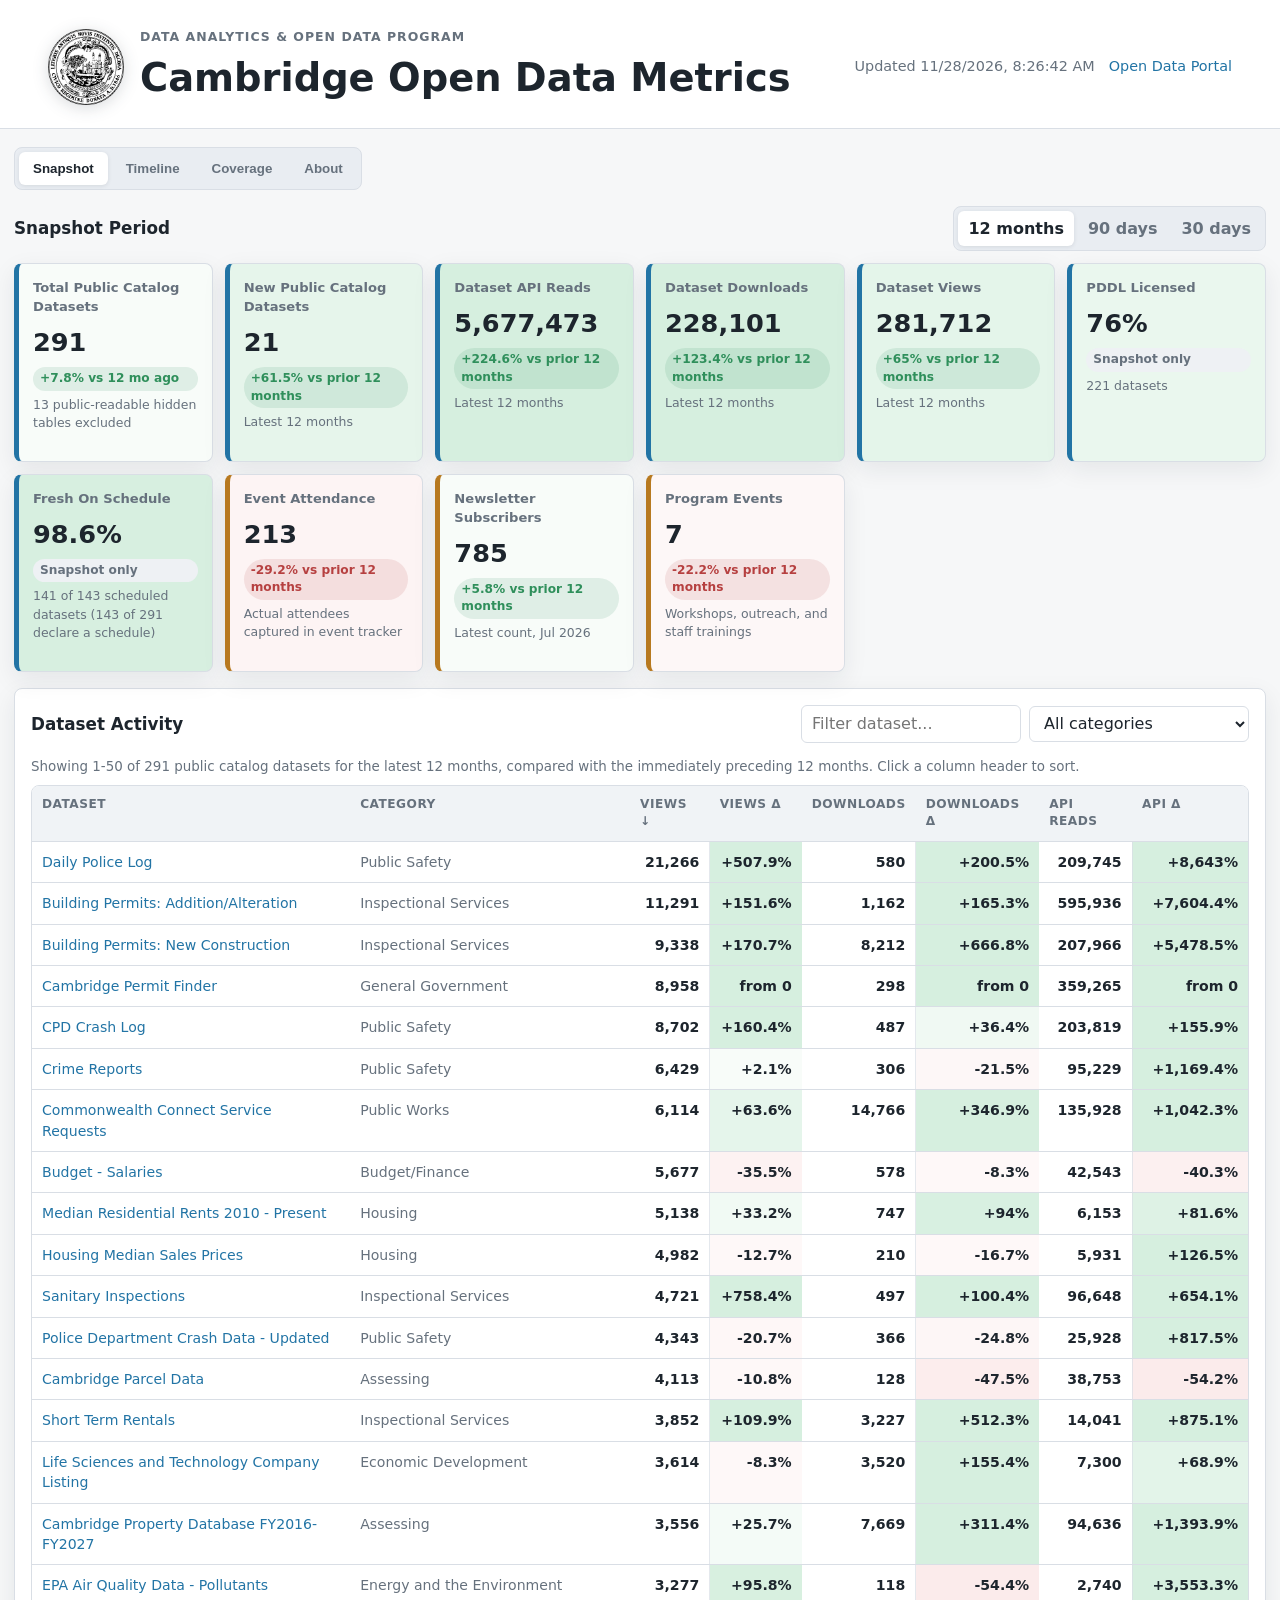
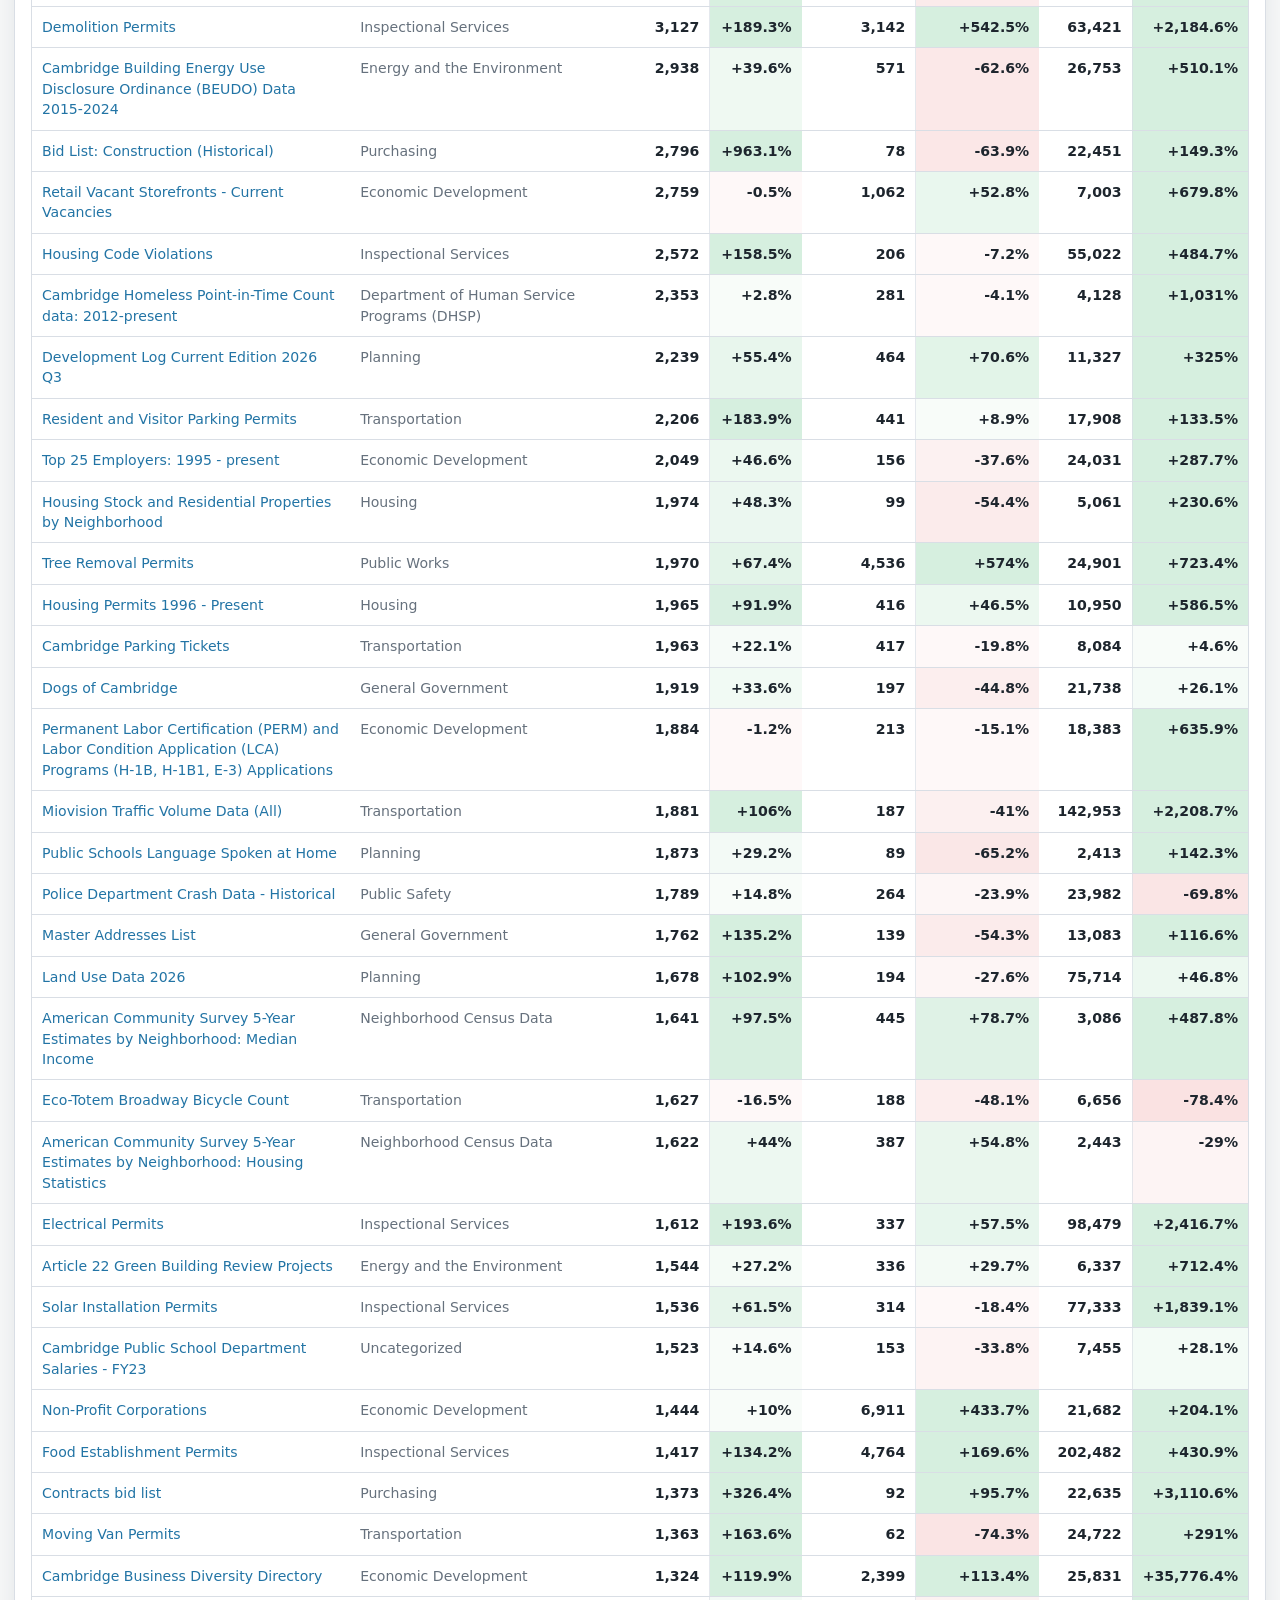
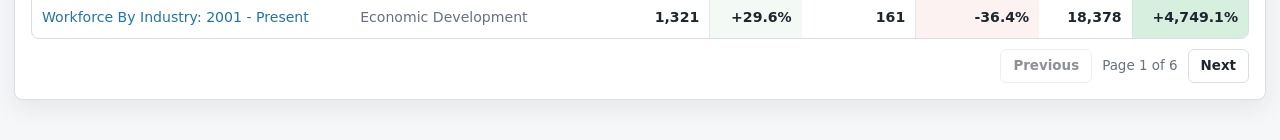
<file: index.html>
<!doctype html>
<html lang="en">
  <head>
    <meta charset="utf-8" />
    <meta name="robots" content="noindex, nofollow, noarchive" />
    <meta name="viewport" content="width=device-width, initial-scale=1" />
    <title>Cambridge Open Data Metrics</title>
    <link rel="stylesheet" href="styles.css" />
  </head>
  <body>
    <header class="app-header">
      <div class="header-brand">
        <img class="city-seal" src="assets/cambridge-seal.png" alt="City of Cambridge seal" width="232" height="231" />
        <div class="header-title">
          <p class="eyebrow">Data Analytics & Open Data Program</p>
          <h1>Cambridge Open Data Metrics</h1>
        </div>
      </div>
      <div class="header-meta">
        <span id="generatedAt">Loading...</span>
        <a href="https://data.cambridgema.gov" target="_blank" rel="noreferrer">Open Data Portal</a>
      </div>
    </header>

    <main>
      <nav class="tabs" aria-label="Dashboard sections">
        <button class="tab is-active" data-tab="snapshot">Snapshot</button>
        <button class="tab" data-tab="timeline">Timeline</button>
        <button class="tab" data-tab="coverage">Coverage</button>
        <button class="tab" data-tab="about">About</button>
      </nav>

      <section class="tab-panel is-active" id="snapshot">
        <div class="snapshot-controls">
          <h2>Snapshot Period</h2>
          <div class="segmented-control" id="snapshotWindowControl" aria-label="Snapshot activity period">
            <button class="segment is-active" type="button" data-days="365">12 months</button>
            <button class="segment" type="button" data-days="90">90 days</button>
            <button class="segment" type="button" data-days="30">30 days</button>
          </div>
        </div>
        <section class="kpi-grid" id="kpiGrid"></section>
        <section class="panel">
          <div class="panel-head">
            <h2>Dataset Activity</h2>
            <div class="controls snapshot-table-filters">
              <input id="snapshotDatasetFilter" type="search" list="snapshotDatasetOptions" placeholder="Filter dataset..." aria-label="Filter by dataset name" autocomplete="off" />
              <select id="snapshotCategoryFilter" aria-label="Filter by category">
                <option value="">All categories</option>
              </select>
            </div>
          </div>
          <datalist id="snapshotDatasetOptions"></datalist>
          <div class="filter-note" id="datasetActivityNote"></div>
          <div class="table-wrap">
            <table id="snapshotDatasetTable"></table>
          </div>
          <div class="pagination" id="snapshotDatasetPagination" aria-label="Dataset table pagination"></div>
        </section>
      </section>

      <section class="tab-panel" id="timeline">
        <section class="panel">
          <div class="panel-head">
            <h2>Explore Metrics</h2>
            <div class="controls">
              <select id="metricSelect"></select>
              <select id="periodSelect">
                <option value="month">Monthly</option>
                <option value="year">Yearly</option>
              </select>
              <select id="rangeSelect">
                <option value="36">36 months</option>
                <option value="12">12 months</option>
                <option value="60">60 months</option>
                <option value="all">All</option>
              </select>
              <label class="toggle-control">
                <input id="movingAverageToggle" type="checkbox" checked />
                <span>Moving average</span>
              </label>
            </div>
          </div>
          <div class="usage-filters" id="usageFilters">
            <input id="assetFilter" type="search" list="assetOptions" placeholder="Filter asset name..." aria-label="Asset name filter" autocomplete="off" />
            <input id="categoryFilter" type="search" list="categoryOptions" placeholder="Filter category..." aria-label="Category filter" autocomplete="off" />
            <input id="keywordFilter" type="search" list="keywordOptions" placeholder="Filter keyword..." aria-label="Keyword filter" autocomplete="off" />
            <button class="clear-button" id="clearUsageFilters" type="button">Clear filters</button>
          </div>
          <datalist id="assetOptions"></datalist>
          <datalist id="categoryOptions"></datalist>
          <datalist id="keywordOptions"></datalist>
          <div class="filter-note" id="usageFilterNote"></div>
          <div class="chart tall" id="metricChart"></div>
        </section>
      </section>

      <section class="tab-panel" id="coverage">
        <section class="layout two-col">
          <div class="panel coverage-wide">
            <div class="panel-head">
              <h2>Permit Types With Matching Open Data</h2>
              <div class="controls">
                <label class="toggle-control">
                  <input id="permitMissingOnlyToggle" type="checkbox" />
                  <span>Only permits without open data</span>
                </label>
              </div>
            </div>
            <div class="filter-note" id="permitCoverageNote"></div>
            <div class="permit-coverage" id="permitCoverage"></div>
          </div>
          <div class="panel">
            <div class="panel-head">
              <h2>Datasets By Category</h2>
            </div>
            <div class="bar-chart" id="categoryChart"></div>
          </div>
          <div class="panel">
            <div class="panel-head">
              <h2>Datasets By Keyword</h2>
            </div>
            <div class="bar-chart" id="keywordChart"></div>
          </div>
          <div class="panel coverage-wide">
            <div class="panel-head">
              <h2>Datasets By Estimated Update Frequency</h2>
            </div>
            <div class="filter-note" id="updateFrequencyNote"></div>
            <div class="bar-chart is-compact" id="updateFrequencyChart"></div>
          </div>
        </section>
      </section>

      <section class="tab-panel" id="about">
        <section class="layout about-layout">
          <div class="panel about-copy">
            <div class="panel-head">
              <h2>About This Dashboard</h2>
            </div>
            <p>
              This dashboard tracks selected measures for Cambridge's Open Data Program, aligning with the FY 2026-2028 strategic plan's focus on cultivating a sustainable data ecosystem. The plan frames open datasets as the "soil" that supports public transparency, City decision-making, community research, and responsible innovation.
            </p>
            <p>
              The Open Data Program is the City's central hub for sharing and using data to improve transparency, collaboration, and decision-making. This placeholder should eventually summarize the metric sources, refresh cadence, and how the dashboard will be used to monitor progress.
              <a href="https://www.cambridgema.gov/-/media/Files/informationtechnologydepartment/opendata/plans/cambridgeopendatastrategicplan2026%E2%80%932028.pdf" target="_blank" rel="noreferrer">Read the full Cambridge Open Data Strategic Plan 2026-2028.</a>
            </p>
          </div>
          <div class="panel">
            <div class="panel-head">
              <h2>Strategic Priorities and Metrics</h2>
            </div>
            <ol class="priority-list">
              <li class="priority-item">
                <strong>Cultivate a Sustainable Data Ecosystem</strong>
                <span>Tracks dataset inventory, dataset creation, usage, searches, licensing, automated refresh, freshness, categories, and keywords. Missing: pre-2020 usage history and fuller lifecycle or retirement measures.</span>
              </li>
              <li class="priority-item">
                <strong>Strengthen Data Governance and Protect Privacy</strong>
                <span>Tracks datasets with privacy or geomasking notes. Missing: privacy inquiries, published governance updates, and public attendance at Open Data Review Board meetings.</span>
              </li>
              <li class="priority-item">
                <strong>Engage Consistently with the Public</strong>
                <span>Tracks indirect engagement through referrer visits and referring domains, newsletter subscribers, workshops, targeted outreach, and attendance from manual trackers. Missing: newsletter issues and Big Issues talks.</span>
              </li>
              <li class="priority-item">
                <strong>Empower City Departments as a Connector and Enabler</strong>
                <span>Tracks internal portal accounts, logins, department metadata coverage, staff trainings, staff training attendance, and the share of OpenGov permit and license types that have a matching open dataset. Missing: CDAG meetings, CDAG attendance, and departments represented.</span>
              </li>
              <li class="priority-item">
                <strong>Encourage Responsible Innovation</strong>
                <span>Planned metrics cover emerging tool evaluations, documented pilots, and tools or methods adopted. These are not yet populated from portal data and need a program tracker or manual source.</span>
              </li>
              <li class="priority-item">
                <strong>Strengthen Partnerships in the Broader Data Ecosystem</strong>
                <span>Planned metrics cover academic collaborations, civic tech collaborations, regional or national convenings, shared outputs, and external references. These also need tracking outside the portal.</span>
              </li>
            </ol>
          </div>
        </section>
      </section>
    </main>

    <script src="dashboard.js"></script>
  </body>
</html>
</file>
<file: styles.css>
:root {
  --bg: #f6f7f8;
  --panel: #ffffff;
  --ink: #1d252d;
  --muted: #66717d;
  --line: #d9dee5;
  --blue: #2274a5;
  --green: #2f8f5b;
  --gold: #b7791f;
  --red: #b64040;
  --violet: #7156a5;
  --teal: #217c7e;
  --priority-1: var(--blue);
  --priority-2: var(--green);
  --priority-3: var(--gold);
  --priority-4: var(--violet);
  --priority-5: var(--teal);
  --priority-6: var(--red);
  --shadow: 0 8px 24px rgba(25, 37, 49, 0.08);
}

* {
  box-sizing: border-box;
}

body {
  margin: 0;
  background: var(--bg);
  color: var(--ink);
  font-family: Inter, ui-sans-serif, system-ui, -apple-system, BlinkMacSystemFont, "Segoe UI", sans-serif;
  line-height: 1.45;
}

a {
  color: var(--blue);
  text-decoration: none;
}

.app-header {
  display: flex;
  align-items: center;
  justify-content: space-between;
  gap: 24px;
  padding: 28px clamp(18px, 4vw, 48px) 22px;
  background: #ffffff;
  border-bottom: 1px solid var(--line);
}

.header-brand {
  display: flex;
  align-items: center;
  gap: 16px;
  min-width: 0;
}

.city-seal {
  width: clamp(52px, 7vw, 76px);
  height: auto;
  flex: 0 0 auto;
  filter: drop-shadow(0 3px 8px rgba(25, 37, 49, 0.16));
}

.header-title {
  min-width: 0;
}

.eyebrow {
  margin: 0 0 4px;
  color: var(--muted);
  font-size: 0.78rem;
  font-weight: 700;
  letter-spacing: 0.08em;
  text-transform: uppercase;
}

h1,
h2,
h3,
p {
  margin-top: 0;
}

h1 {
  margin-bottom: 0;
  font-size: clamp(1.7rem, 3vw, 2.6rem);
  letter-spacing: 0;
}

h2 {
  margin: 0;
  font-size: 1.05rem;
}

.header-meta {
  display: flex;
  align-items: center;
  gap: 14px;
  color: var(--muted);
  font-size: 0.9rem;
  white-space: nowrap;
}

main {
  width: min(1480px, calc(100vw - 28px));
  margin: 18px auto 40px;
}

.tabs {
  display: inline-flex;
  gap: 4px;
  padding: 4px;
  margin-bottom: 16px;
  background: #e9edf2;
  border: 1px solid var(--line);
  border-radius: 8px;
}

.tab {
  border: 0;
  border-radius: 6px;
  padding: 9px 14px;
  background: transparent;
  color: var(--muted);
  font-weight: 700;
  cursor: pointer;
}

.tab.is-active {
  background: #ffffff;
  color: var(--ink);
  box-shadow: 0 1px 4px rgba(25, 37, 49, 0.1);
}

.tab-panel {
  display: none;
}

.tab-panel.is-active {
  display: block;
}

.snapshot-controls {
  display: flex;
  align-items: center;
  justify-content: space-between;
  gap: 16px;
  margin-bottom: 12px;
}

.kpi-grid {
  display: grid;
  grid-template-columns: repeat(auto-fill, minmax(190px, 1fr));
  gap: 12px;
  margin-bottom: 16px;
}

.kpi {
  display: flex;
  flex-direction: column;
  aspect-ratio: 1 / 1;
  min-height: 136px;
  padding: 14px;
  background: var(--kpi-bg, var(--panel));
  border: 1px solid var(--line);
  border-left: 5px solid var(--kpi-accent, var(--blue));
  border-radius: 8px;
  box-shadow: var(--shadow);
}

.kpi .note {
  margin-top: auto;
}

.kpi-link {
  color: inherit;
  text-decoration: none;
  transition: border-color 120ms ease, box-shadow 120ms ease, transform 120ms ease;
}

.kpi-link:hover,
.kpi-link:focus-visible {
  border-color: rgba(34, 116, 165, 0.55);
  box-shadow: 0 10px 28px rgba(25, 37, 49, 0.14);
  transform: translateY(-1px);
}

.kpi-link:focus-visible {
  outline: 3px solid rgba(34, 116, 165, 0.28);
  outline-offset: 2px;
}

.kpi .label {
  color: var(--muted);
  font-size: 0.82rem;
  font-weight: 700;
}

.kpi .value {
  margin-top: 8px;
  font-size: clamp(1.5rem, 2vw, 2.1rem);
  font-weight: 800;
}

.kpi .change {
  display: inline-flex;
  align-items: center;
  margin-top: 6px;
  padding: 3px 7px;
  border-radius: 999px;
  background: #eef1f4;
  color: var(--muted);
  font-size: 0.76rem;
  font-weight: 800;
}

.kpi .change.is-positive {
  background: rgba(47, 143, 91, 0.12);
  color: var(--green);
}

.kpi .change.is-negative {
  background: rgba(182, 64, 64, 0.12);
  color: var(--red);
}

.kpi .change.is-neutral {
  background: #eef1f4;
  color: var(--muted);
}

.kpi .note {
  margin-top: 5px;
  color: var(--muted);
  font-size: 0.78rem;
}

.layout {
  display: grid;
  gap: 16px;
}

.two-col {
  grid-template-columns: minmax(0, 1.45fr) minmax(340px, 0.8fr);
}

.coverage-wide {
  grid-column: 1 / -1;
}

.panel {
  min-width: 0;
  margin-bottom: 16px;
  padding: 16px;
  background: var(--panel);
  border: 1px solid var(--line);
  border-radius: 8px;
  box-shadow: var(--shadow);
}

.panel-head {
  display: flex;
  align-items: center;
  justify-content: space-between;
  gap: 16px;
  margin-bottom: 14px;
}

.controls {
  display: flex;
  align-items: center;
  flex-wrap: wrap;
  gap: 8px;
  justify-content: flex-end;
}

.snapshot-table-filters input[type="search"],
.snapshot-table-filters select {
  width: auto;
  min-width: 150px;
  max-width: 220px;
}

.toggle-control {
  display: inline-flex;
  align-items: center;
  gap: 7px;
  min-height: 36px;
  padding: 6px 10px;
  border: 1px solid var(--line);
  border-radius: 6px;
  background: #ffffff;
  color: var(--ink);
  cursor: pointer;
  font-weight: 700;
  white-space: nowrap;
}

.toggle-control input {
  width: 16px;
  height: 16px;
  margin: 0;
  accent-color: var(--blue);
}

.segmented-control {
  display: inline-flex;
  gap: 4px;
  padding: 4px;
  background: #e9edf2;
  border: 1px solid var(--line);
  border-radius: 8px;
}

.segment {
  min-height: 32px;
  padding: 6px 10px;
  border: 0;
  border-radius: 6px;
  background: transparent;
  color: var(--muted);
  cursor: pointer;
  font: inherit;
  font-weight: 800;
}

.segment.is-active {
  background: #ffffff;
  color: var(--ink);
  box-shadow: 0 1px 4px rgba(25, 37, 49, 0.1);
}

select,
input[type="search"] {
  max-width: 360px;
  min-height: 36px;
  padding: 6px 28px 6px 10px;
  border: 1px solid var(--line);
  border-radius: 6px;
  background: #ffffff;
  color: var(--ink);
  font: inherit;
}

select option:disabled {
  color: var(--muted);
}

.usage-filters {
  display: grid;
  grid-template-columns: minmax(220px, 2fr) minmax(160px, 1fr) minmax(160px, 1fr) auto;
  gap: 8px;
  margin: -2px 0 10px;
}

.usage-filters select,
.usage-filters input {
  width: 100%;
  max-width: none;
}

.usage-filters.is-disabled {
  opacity: 0.55;
}

.clear-button {
  min-height: 36px;
  padding: 6px 12px;
  border: 1px solid var(--line);
  border-radius: 6px;
  background: #ffffff;
  color: var(--ink);
  cursor: pointer;
  font: inherit;
  font-weight: 700;
}

.clear-button:disabled,
.usage-filters select:disabled,
.usage-filters input:disabled {
  cursor: not-allowed;
}

.filter-note {
  min-height: 22px;
  margin-bottom: 6px;
  color: var(--muted);
  font-size: 0.84rem;
}

.chart,
.bar-chart {
  min-height: 310px;
  width: 100%;
}

.bar-chart.is-compact {
  min-height: 0;
}

.chart.tall {
  min-height: 420px;
}

.axis text,
.chart-label {
  fill: var(--muted);
  font-size: 12px;
}

.grid-line {
  stroke: #e5e9ee;
  stroke-width: 1;
}

.line-path {
  fill: none;
  stroke: var(--blue);
  stroke-width: 3;
}

.line-path-partial {
  fill: none;
  stroke: var(--blue);
  stroke-dasharray: 3 6;
  stroke-linecap: round;
  stroke-width: 3;
  opacity: 0.8;
}

.moving-average-path {
  fill: none;
  stroke: var(--gold);
  stroke-dasharray: 8 6;
  stroke-linecap: round;
  stroke-width: 3;
}

.point {
  fill: var(--blue);
}

.point-partial {
  fill: #ffffff;
  stroke: var(--blue);
  stroke-width: 2;
}

.moving-average-point {
  fill: var(--gold);
  opacity: 0.85;
}

.tooltip-target {
  cursor: crosshair;
  fill: transparent;
  outline: none;
  stroke: transparent;
}

.tooltip-target:focus {
  stroke: rgba(29, 37, 45, 0.35);
  stroke-width: 2;
}

.chart-tooltip {
  position: fixed;
  z-index: 50;
  min-width: 190px;
  max-width: min(300px, calc(100vw - 24px));
  padding: 10px 12px;
  pointer-events: none;
  background: rgba(29, 37, 45, 0.96);
  border: 1px solid rgba(255, 255, 255, 0.18);
  border-radius: 8px;
  box-shadow: 0 10px 28px rgba(25, 37, 49, 0.22);
  color: #ffffff;
  opacity: 0;
  transform: translateY(4px);
  transition: opacity 120ms ease, transform 120ms ease;
}

.chart-tooltip.is-visible {
  opacity: 1;
  transform: translateY(0);
}

.tooltip-kicker {
  color: rgba(255, 255, 255, 0.72);
  font-size: 0.76rem;
  font-weight: 700;
  letter-spacing: 0.04em;
  text-transform: uppercase;
}

.tooltip-title {
  margin-top: 3px;
  color: #ffffff;
  font-size: 0.9rem;
  font-weight: 800;
}

.tooltip-row {
  display: flex;
  align-items: baseline;
  justify-content: space-between;
  gap: 16px;
  margin-top: 8px;
  color: rgba(255, 255, 255, 0.82);
  font-size: 0.86rem;
}

.tooltip-row strong {
  color: #ffffff;
  font-variant-numeric: tabular-nums;
}

.tooltip-note {
  margin-top: 8px;
  padding-top: 8px;
  border-top: 1px solid rgba(255, 255, 255, 0.18);
  color: #ffd28a;
  font-size: 0.78rem;
  font-weight: 600;
}

.chart-note {
  margin: 8px 0 0;
  color: var(--muted);
  font-size: 0.82rem;
  font-style: italic;
}

.chart-legend text {
  fill: var(--muted);
  font-size: 12px;
}

.legend-line-actual {
  stroke: var(--blue);
  stroke-width: 3;
}

.legend-line-average {
  stroke: var(--gold);
  stroke-dasharray: 8 6;
  stroke-linecap: round;
  stroke-width: 3;
}

.bar-row {
  display: grid;
  grid-template-columns: minmax(130px, 230px) minmax(90px, 1fr) 56px;
  align-items: center;
  gap: 10px;
  min-height: 32px;
  margin: 4px 0;
  font-size: 0.9rem;
}

.bar-label {
  min-width: 0;
  overflow: hidden;
  color: var(--ink);
  text-overflow: ellipsis;
  white-space: nowrap;
}

.bar-track {
  height: 14px;
  overflow: hidden;
  background: #eef1f4;
  border-radius: 4px;
}

.bar-fill {
  height: 100%;
  background: var(--blue);
  border-radius: 4px;
}

.bar-value {
  color: var(--muted);
  font-variant-numeric: tabular-nums;
  text-align: right;
}

.permit-coverage {
  display: grid;
  gap: 10px;
}

.permit-legend {
  display: flex;
  flex-wrap: wrap;
  gap: 16px;
  color: var(--muted);
  font-size: 0.82rem;
}

.permit-legend-item {
  display: inline-flex;
  align-items: center;
  gap: 7px;
}

.permit-legend-item::before {
  content: "";
  width: 10px;
  height: 10px;
  border-radius: 3px;
}

.permit-legend-item.is-matched::before {
  background: var(--green);
}

.permit-legend-item.is-unmatched::before {
  background: var(--red);
}

.permit-table th:not(:first-child) {
  text-align: right;
}

.permit-table th:last-child {
  min-width: 190px;
}

.permit-table td {
  vertical-align: middle;
}

.permit-row {
  cursor: pointer;
}

.permit-row:hover td {
  background: #f1f4f8;
}

.permit-coverage-td {
  box-shadow: inset 1px 0 0 var(--line);
}

.permit-row:focus-visible {
  outline: 3px solid rgba(34, 116, 165, 0.28);
  outline-offset: -3px;
}

.permit-row.is-open td {
  border-bottom-color: transparent;
}

.permit-dept-cell {
  display: inline-flex;
  align-items: center;
  gap: 8px;
  max-width: 100%;
  font-weight: 700;
}

.permit-caret {
  color: var(--muted);
  font-size: 0.8rem;
}

.permit-dept-name {
  min-width: 0;
  overflow: hidden;
  text-overflow: ellipsis;
  white-space: nowrap;
}

.permit-table .metric-cell.is-matched-count {
  color: var(--green);
}

.permit-table .metric-cell.is-unmatched-count {
  color: var(--red);
}

.permit-coverage-cell {
  display: flex;
  align-items: center;
  gap: 10px;
  min-width: 150px;
}

.permit-track {
  flex: 1 1 auto;
  height: 14px;
  min-width: 70px;
  overflow: hidden;
  background: rgba(15, 30, 45, 0.1);
  border-radius: 4px;
}

.permit-fill {
  display: block;
  height: 100%;
  background: var(--green);
  border-radius: 4px;
}

.permit-percent {
  flex: 0 0 auto;
  min-width: 48px;
  color: var(--ink);
  font-variant-numeric: tabular-nums;
  font-size: 0.86rem;
  font-weight: 800;
  text-align: right;
}

.permit-review {
  color: #8a6d1f;
  font-weight: 700;
}

.permit-detail-row > td {
  padding: 0 12px 14px 34px;
  background: #fbfcfd;
}

.permit-dept-links {
  margin: 2px 0 10px;
  font-size: 0.84rem;
}

.permit-list {
  display: grid;
  gap: 6px;
  margin: 0;
  padding: 0;
  list-style: none;
}

.permit-item {
  display: grid;
  grid-template-columns: minmax(180px, 1fr) minmax(180px, 1.4fr);
  align-items: baseline;
  gap: 12px;
  padding: 8px 10px;
  border-left: 4px solid var(--line);
  border-radius: 6px;
  font-size: 0.88rem;
}

.permit-item.is-matched {
  background: rgba(47, 143, 91, 0.09);
  border-left-color: var(--green);
}

.permit-item.is-unmatched {
  background: rgba(182, 64, 64, 0.08);
  border-left-color: var(--red);
}

.permit-item.is-note {
  display: block;
  background: #f4f6f9;
  color: var(--muted);
}

.permit-name {
  font-weight: 700;
}

.permit-item.is-matched .permit-name {
  color: var(--green);
}

.permit-item.is-unmatched .permit-name {
  color: var(--red);
}

.permit-datasets {
  display: grid;
  gap: 4px;
}

.permit-datasets.is-empty {
  color: var(--muted);
  font-style: italic;
}

.permit-dataset {
  color: var(--green);
}

.about-layout {
  grid-template-columns: minmax(0, 1.2fr) minmax(320px, 0.8fr);
}

.about-copy p {
  max-width: 78ch;
  margin-bottom: 12px;
  color: var(--muted);
}

.about-copy p:last-child {
  margin-bottom: 0;
}

.watchlist,
.priority-list {
  display: grid;
  gap: 10px;
}

.priority-list {
  margin: 0;
  padding: 0;
  counter-reset: priority;
  list-style: none;
}

.watch-item,
.priority-item {
  padding: 12px;
  border: 1px solid var(--line);
  border-radius: 8px;
  background: #fbfcfd;
}

.priority-item {
  border-left: 4px solid var(--priority-accent, var(--line));
}

.priority-item:nth-child(1) {
  --priority-accent: var(--priority-1);
}

.priority-item:nth-child(2) {
  --priority-accent: var(--priority-2);
}

.priority-item:nth-child(3) {
  --priority-accent: var(--priority-3);
}

.priority-item:nth-child(4) {
  --priority-accent: var(--priority-4);
}

.priority-item:nth-child(5) {
  --priority-accent: var(--priority-5);
}

.priority-item:nth-child(6) {
  --priority-accent: var(--priority-6);
}

.watch-item strong {
  display: block;
  margin-bottom: 5px;
}

.priority-item strong {
  counter-increment: priority;
  display: grid;
  grid-template-columns: 28px minmax(0, 1fr);
  align-items: start;
  gap: 8px;
  margin-bottom: 5px;
}

.priority-item strong::before {
  content: counter(priority) ".";
  color: var(--priority-accent, var(--blue));
  font-weight: 800;
}

.watch-item span,
.priority-item span {
  color: var(--muted);
  font-size: 0.9rem;
}

.table-wrap {
  overflow: auto;
  border: 1px solid var(--line);
  border-radius: 8px;
}

.pagination {
  display: flex;
  align-items: center;
  justify-content: flex-end;
  gap: 10px;
  margin-top: 10px;
  color: var(--muted);
  font-size: 0.84rem;
}

.pagination-button {
  min-height: 34px;
  padding: 6px 12px;
  border: 1px solid var(--line);
  border-radius: 6px;
  background: #ffffff;
  color: var(--ink);
  cursor: pointer;
  font: inherit;
  font-weight: 700;
}

.pagination-button:disabled {
  cursor: not-allowed;
  opacity: 0.5;
}

table {
  width: 100%;
  border-collapse: collapse;
  font-size: 0.88rem;
}

th,
td {
  padding: 10px;
  border-bottom: 1px solid var(--line);
  text-align: left;
  vertical-align: top;
}

th {
  background: #f0f3f6;
  color: var(--muted);
  font-size: 0.76rem;
  letter-spacing: 0.04em;
  text-transform: uppercase;
}

th.sortable {
  cursor: pointer;
  user-select: none;
}

th.sortable:hover {
  color: var(--ink);
}

.metric-cell {
  font-variant-numeric: tabular-nums;
  font-weight: 800;
  text-align: right;
}

.change-cell {
  min-width: 92px;
  border-left: 1px solid rgba(217, 222, 229, 0.7);
  font-variant-numeric: tabular-nums;
  font-weight: 800;
  text-align: right;
}

.dataset-name {
  max-width: 360px;
  min-width: 240px;
}

.dataset-category {
  color: var(--muted);
}

tr:last-child td {
  border-bottom: 0;
}

.empty {
  display: grid;
  min-height: 220px;
  place-items: center;
  color: var(--muted);
  border: 1px dashed var(--line);
  border-radius: 8px;
}

@media (max-width: 1080px) {
  .two-col,
  .about-layout {
    grid-template-columns: repeat(2, minmax(0, 1fr));
  }
}

@media (max-width: 720px) {
  .app-header,
  .panel-head,
  .snapshot-controls {
    align-items: flex-start;
    flex-direction: column;
  }

  .header-brand {
    align-items: flex-start;
    gap: 12px;
  }

  .city-seal {
    width: 54px;
  }

  .header-meta {
    align-items: flex-start;
    flex-direction: column;
    gap: 4px;
    white-space: normal;
  }

  .two-col,
  .about-layout {
    grid-template-columns: 1fr;
  }

  .tabs {
    width: 100%;
    overflow-x: auto;
  }

  .tab {
    flex: 1 0 auto;
  }

  .controls {
    justify-content: flex-start;
    width: 100%;
  }

  .segmented-control {
    width: 100%;
  }

  .segment {
    flex: 1 1 0;
  }

  select,
  input[type="search"] {
    width: 100%;
    max-width: none;
  }

  .usage-filters {
    grid-template-columns: 1fr;
  }

  .bar-row {
    grid-template-columns: minmax(90px, 150px) minmax(80px, 1fr) 48px;
  }

  .permit-track {
    display: none;
  }

  .permit-detail-row > td {
    padding-left: 12px;
  }

  .permit-item {
    grid-template-columns: 1fr;
    gap: 4px;
  }
}
</file>
